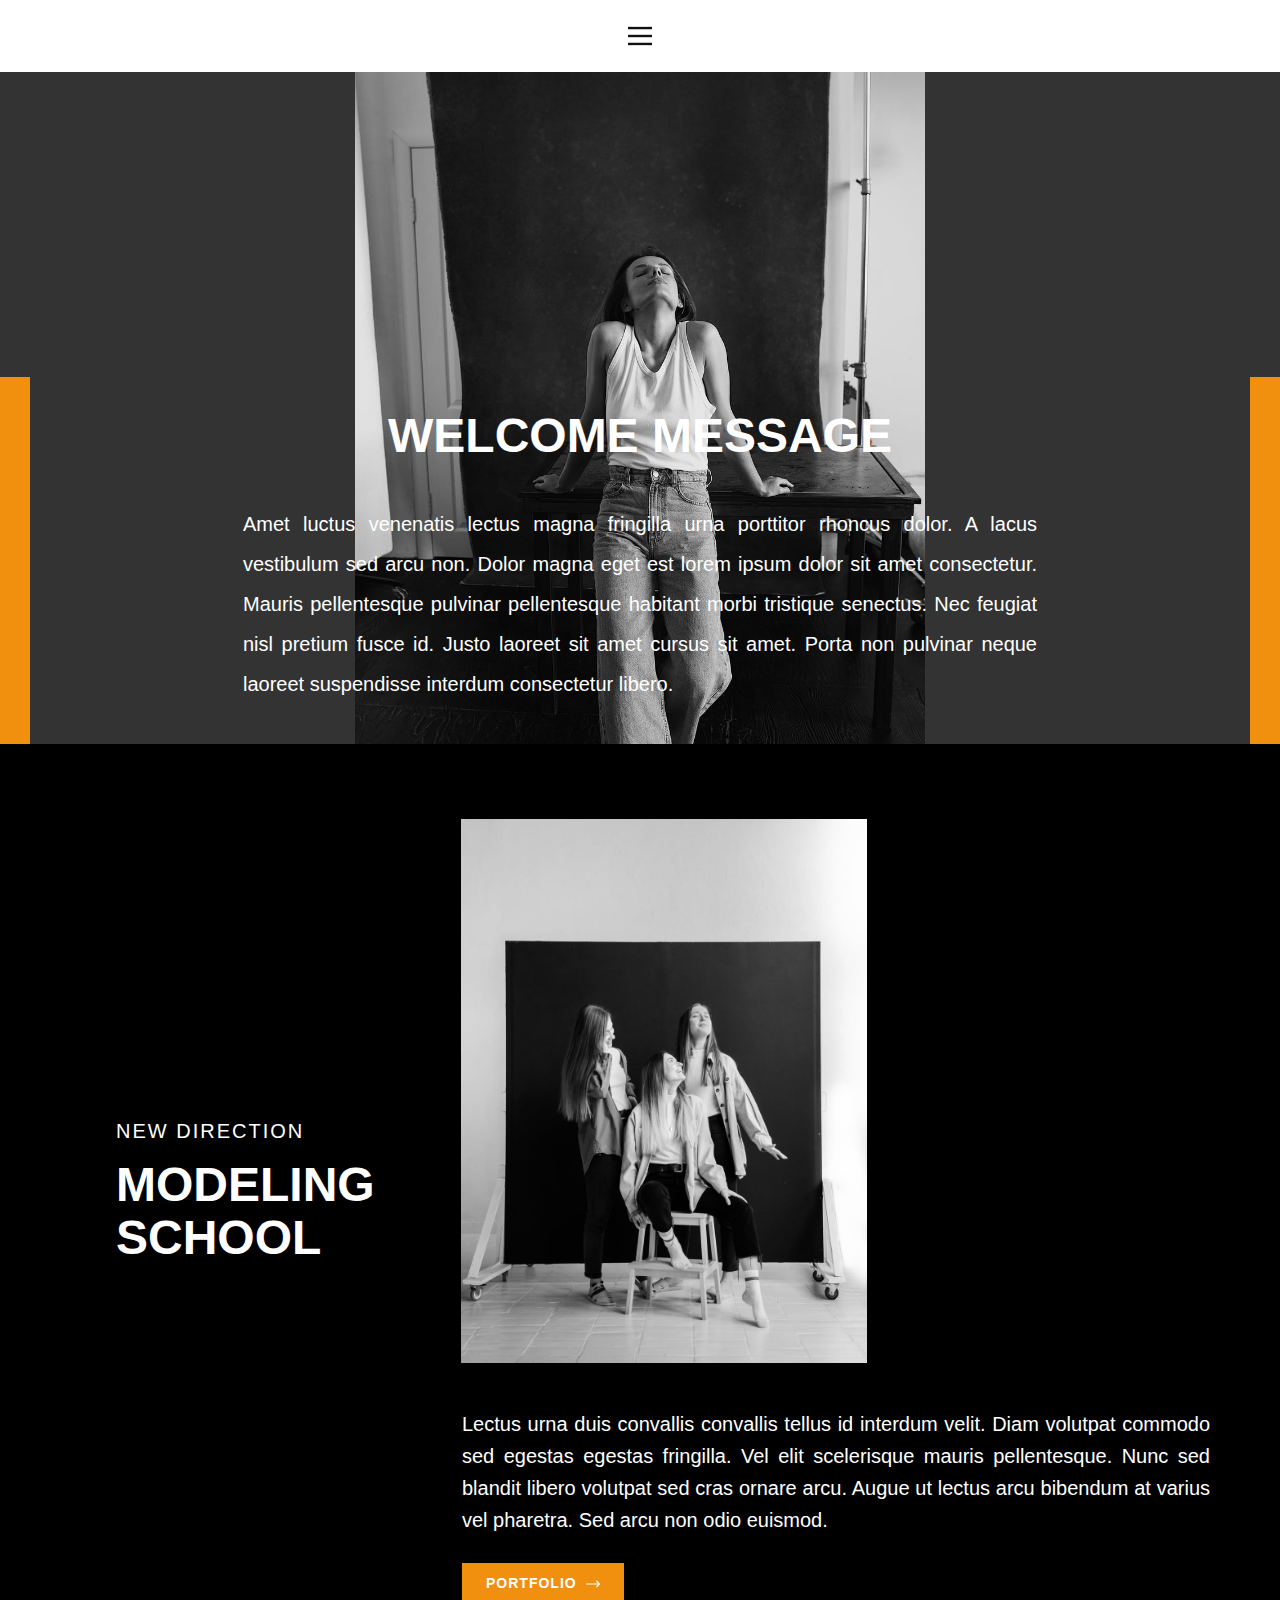
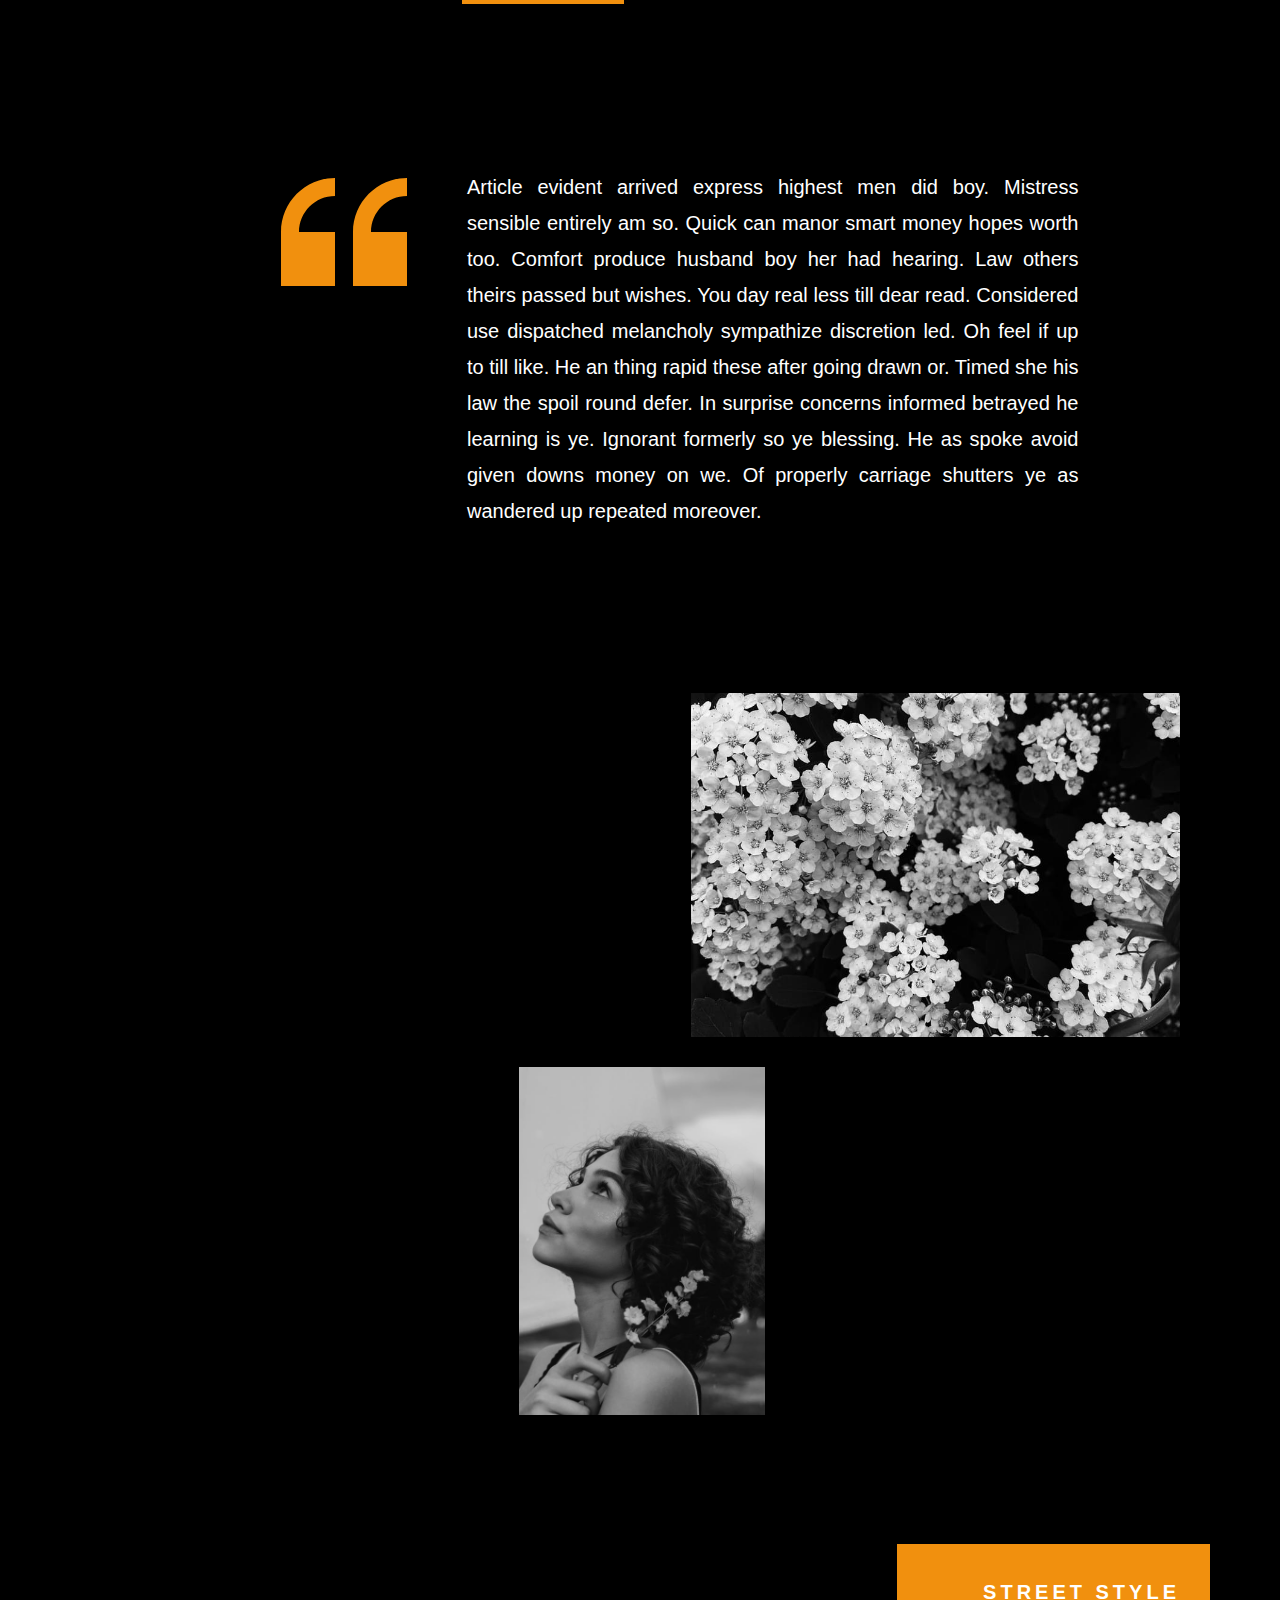
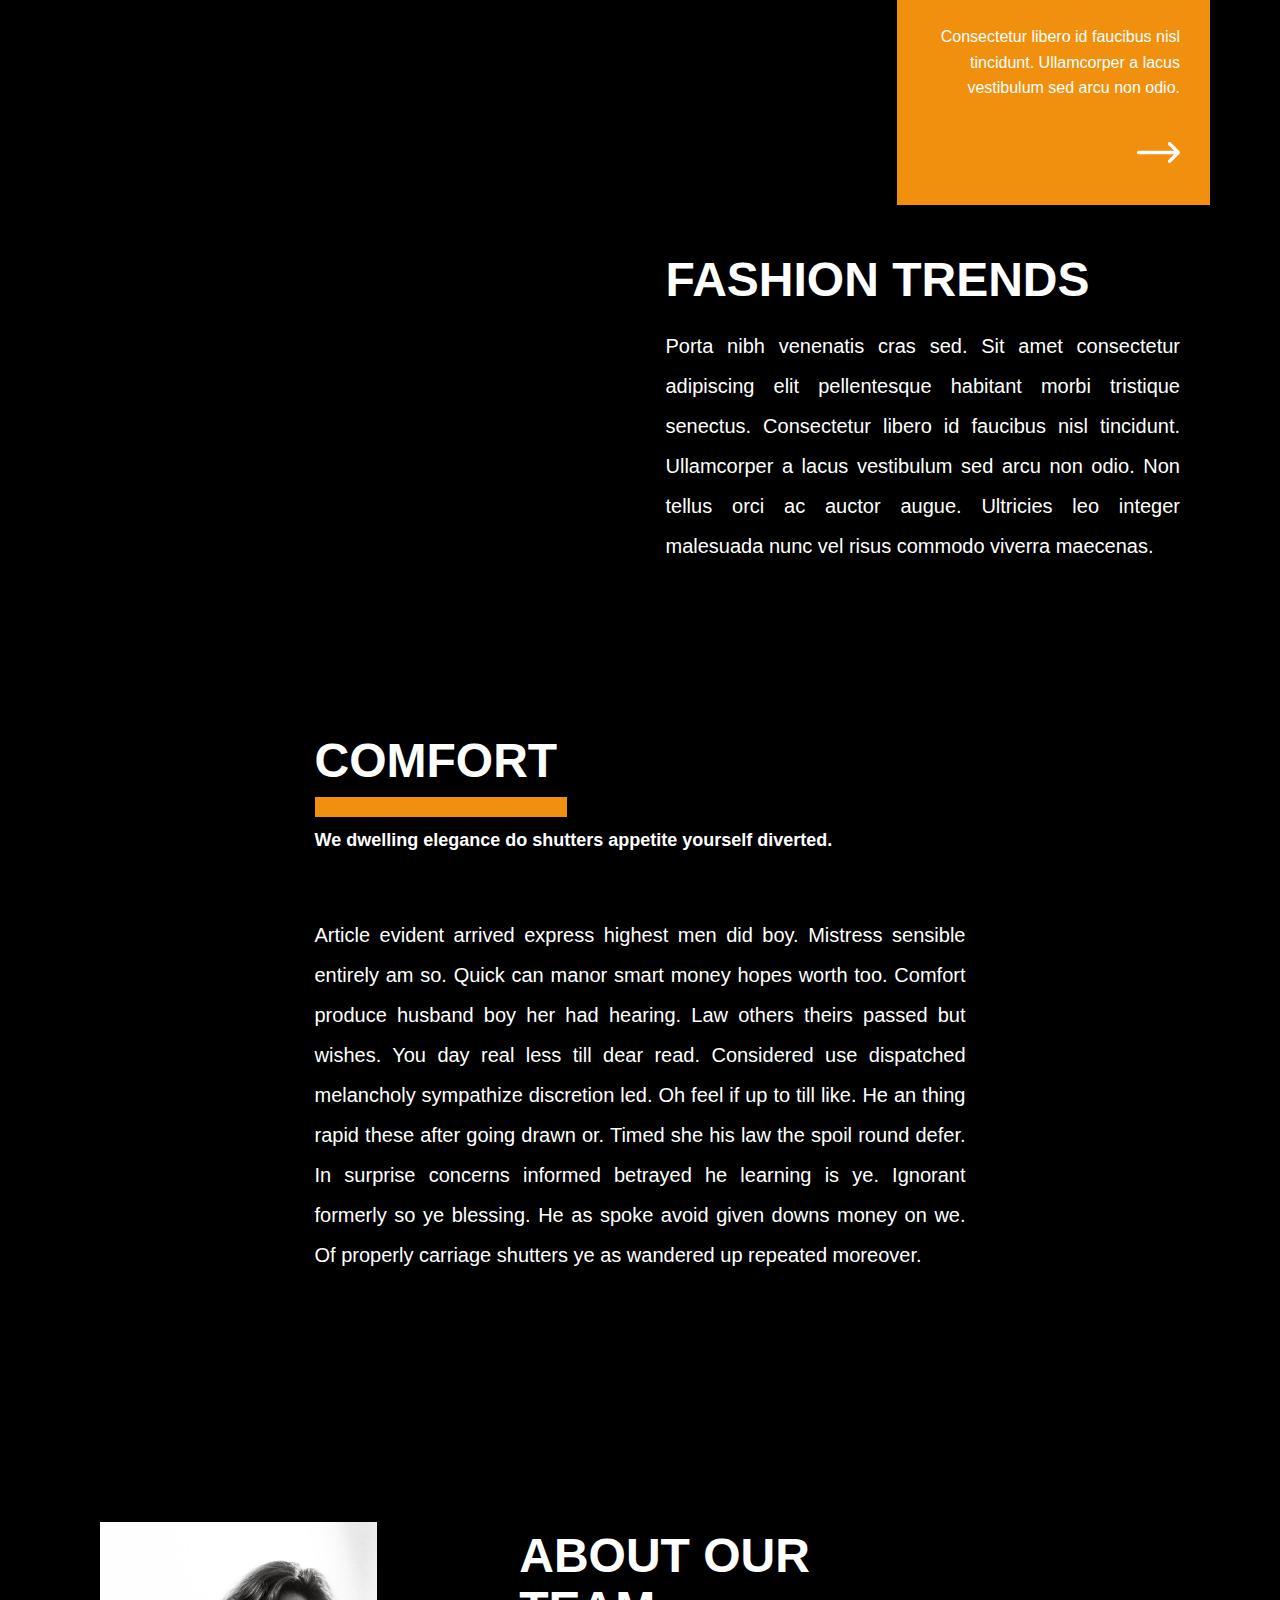
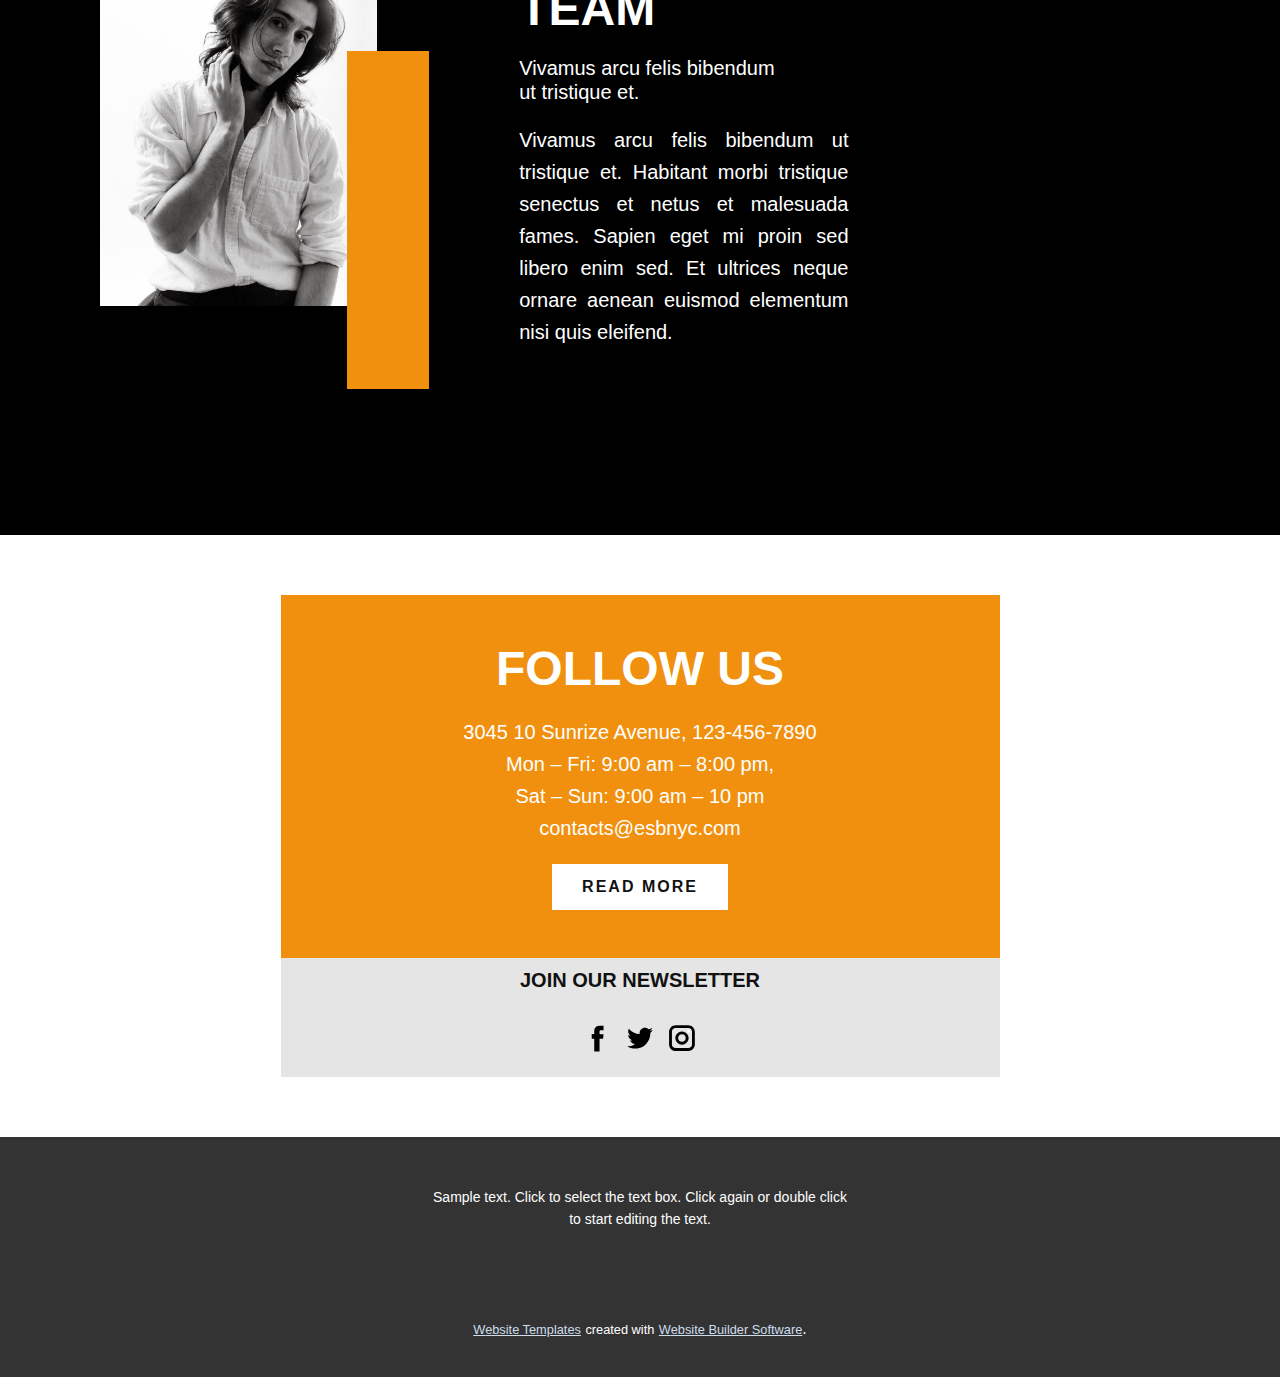
<file: About.html>
<!DOCTYPE html>
<!-- saved from url=(0044)https://website525130.nicepage.io/About.html -->
<html style="font-size: 16px;" class="u-responsive-xl"><head><meta http-equiv="Content-Type" content="text/html; charset=UTF-8">
    <meta name="viewport" content="width=device-width, initial-scale=1.0">
    
    <meta name="keywords" content="Welcome Message, Modeling​School, Fashion Trends, comfort, About Our Team, follow us">
    <meta name="description" content="">
    <meta name="page_type" content="np-template-header-footer-from-plugin">
    <title>About</title>
    <link rel="stylesheet" href="./About_files/nicepage.css" media="screen">
    <script class="u-script" type="text/javascript" src="./About_files/jquery-1.9.1.min.js" defer=""></script>
    <script class="u-script" type="text/javascript" src="./About_files/nicepage.js" defer=""></script>
    <meta name="generator" content="Nicepage 3.21.3, nicepage.com">
    <link id="u-theme-google-font" rel="stylesheet" href="./About_files/css">
    <link id="u-page-google-font" rel="stylesheet" href="./About_files/css(1)">
    <style class="u-style">.u-section-2 {
  background-image: none;
  min-height: 672px;
}
.u-section-2 .u-image-1 {
  width: 570px;
  height: 672px;
  margin: 0 auto;
}
.u-section-2 .u-group-1 {
  margin-top: -368px;
  margin-bottom: -591px;
  min-height: 368px;
}
.u-section-2 .u-container-layout-1 {
  padding: 0;
}
.u-section-2 .u-text-1 {
  font-size: 3rem;
  text-transform: uppercase;
  font-weight: 700;
  margin: 34px 80px 0;
}
.u-section-2 .u-text-2 {
  line-height: 2;
  font-size: 1.25rem;
  width: 794px;
  margin: 41px auto 0;
}
.u-section-2 .u-shape-1 {
  width: 30px;
  height: 368px;
  background-image: none;
  margin: -327px auto 0 0;
}
.u-section-2 .u-shape-2 {
  width: 30px;
  height: 368px;
  background-image: none;
  margin: -368px 0 0 auto;
}
@media (max-width: 1199px) {
  .u-section-2 .u-group-1 {
    margin-bottom: -388px;
  }
  .u-section-2 .u-text-1 {
    margin-left: 0;
    margin-right: 0;
  }
}
@media (max-width: 991px) {
  .u-section-2 .u-group-1 {
    margin-top: -408px;
    margin-bottom: -433px;
    min-height: 408px;
  }
  .u-section-2 .u-container-layout-1 {
    padding: 0;
  }
  .u-section-2 .u-text-2 {
    width: 720px;
  }
  .u-section-2 .u-shape-1 {
    left: 0;
    right: auto;
    height: auto;
    margin: initial;
  }
  .u-section-2 .u-shape-2 {
    left: auto;
    right: 0;
    height: auto;
    margin: initial;
  }
}
@media (max-width: 767px) {
  .u-section-2 .u-image-1 {
    width: 540px;
    height: auto;
    margin: initial;
  }
  .u-section-2 .u-group-1 {
    margin-top: 264px;
    margin-bottom: 0;
  }
  .u-section-2 .u-text-2 {
    font-size: 1.125rem;
    width: 540px;
  }
}
@media (max-width: 575px) {
  .u-section-2 {
    min-height: 401px;
  }
  .u-section-2 .u-image-1 {
    width: 340px;
    height: auto;
    margin: initial;
  }
  .u-section-2 .u-group-1 {
    margin-top: 61px;
    min-height: 504px;
  }
  .u-section-2 .u-text-1 {
    font-size: 1.875rem;
    margin-top: 0;
  }
  .u-section-2 .u-text-2 {
    font-size: 1rem;
    width: 340px;
  }
}</style>
    <style class="u-style">.u-section-3 {
  background-image: none;
}
.u-section-3 .u-sheet-1 {
  min-height: 935px;
}
.u-section-3 .u-image-1 {
  width: 406px;
  height: 544px;
  object-position: 50% 0%;
  margin: 60px 343px 0 auto;
}
.u-section-3 .u-group-1 {
  min-height: 340px;
  width: 650px;
  margin: -341px auto 0 0;
}
.u-section-3 .u-container-layout-1 {
  padding: 30px 50px 30px 45px;
}
.u-section-3 .u-text-1 {
  font-size: 1.25rem;
  font-family: Roboto, sans-serif;
  letter-spacing: 2px;
  text-transform: uppercase;
  font-weight: 300;
  text-shadow: 2px 2px 8px rgba(0,0,0,0.4);
  margin: 0 1px;
}
.u-section-3 .u-text-2 {
  text-transform: uppercase;
  text-shadow: 2px 2px 15px rgba(0,0,0,0.4);
  font-weight: 700;
  font-size: 3rem;
  margin: 16px 0 0 1px;
}
.u-section-3 .u-group-2 {
  width: 749px;
  min-height: 186px;
  margin: 46px 0 60px auto;
}
.u-section-3 .u-text-3 {
  font-size: 1.25rem;
  margin: 0 0 0 1px;
}
.u-section-3 .u-btn-1 {
  border-style: none;
  font-size: 0.875rem;
  font-weight: 700;
  text-transform: uppercase;
  letter-spacing: 1px;
  background-image: none;
  margin: 27px auto 0 1px;
  padding: 9px 24px;
}
.u-section-3 .u-icon-1 {
  color: rgb(0, 0, 0) !important;
}
@media (max-width: 1199px) {
  .u-section-3 .u-sheet-1 {
    min-height: 933px;
  }
  .u-section-3 .u-image-1 {
    margin-right: 181px;
  }
  .u-section-3 .u-group-1 {
    width: 567px;
    margin-top: -340px;
  }
  .u-section-3 .u-group-2 {
    width: 587px;
    min-height: 213px;
  }
}
@media (max-width: 991px) {
  .u-section-3 .u-image-1 {
    margin-top: 65px;
    margin-right: 111px;
  }
  .u-section-3 .u-group-1 {
    width: 501px;
  }
  .u-section-3 .u-container-layout-1 {
    padding-right: 30px;
    padding-left: 30px;
  }
  .u-section-3 .u-text-1 {
    margin-top: 72px;
  }
  .u-section-3 .u-text-2 {
    width: auto;
    margin-top: 15px;
    margin-left: 1px;
    margin-right: 1px;
  }
  .u-section-3 .u-group-2 {
    width: 517px;
  }
  .u-section-3 .u-btn-1 {
    margin-left: 0;
  }
}
@media (max-width: 767px) {
  .u-section-3 .u-sheet-1 {
    min-height: 979px;
  }
  .u-section-3 .u-image-1 {
    margin-top: 60px;
    margin-right: 0;
  }
  .u-section-3 .u-group-1 {
    width: 364px;
  }
  .u-section-3 .u-container-layout-1 {
    padding-right: 10px;
    padding-left: 10px;
  }
  .u-section-3 .u-text-2 {
    margin-left: 1px;
    margin-right: 1px;
  }
  .u-section-3 .u-group-2 {
    width: 406px;
    min-height: 269px;
  }
}
@media (max-width: 575px) {
  .u-section-3 .u-sheet-1 {
    min-height: 886px;
  }
  .u-section-3 .u-image-1 {
    width: 294px;
    height: 413px;
    margin-right: auto;
    margin-left: 46px;
  }
  .u-section-3 .u-group-1 {
    min-height: 267px;
    width: 267px;
    margin-top: -267px;
  }
  .u-section-3 .u-text-1 {
    margin-left: 0;
    margin-right: 0;
  }
  .u-section-3 .u-text-2 {
    font-size: 1.875rem;
    margin-top: 16px;
    margin-left: 0;
    margin-right: 0;
  }
  .u-section-3 .u-group-2 {
    width: 294px;
    min-height: 325px;
    margin-top: 28px;
    margin-right: auto;
    margin-left: 46px;
  }
}</style>
    <style class="u-style">.u-section-4 {
  background-image: none;
}
.u-section-4 .u-sheet-1 {
  min-height: 543px;
}
.u-section-4 .u-layout-wrap-1 {
  width: 937px;
  margin: 60px auto;
}
.u-section-4 .u-layout-cell-1 {
  min-height: 423px;
}
.u-section-4 .u-container-layout-1 {
  padding: 30px;
}
.u-section-4 .u-icon-1 {
  width: 126px;
  height: 126px;
  margin: 0 0 0 auto;
}
.u-section-4 .u-layout-cell-2 {
  min-height: 423px;
}
.u-section-4 .u-container-layout-2 {
  padding: 30px;
}
.u-section-4 .u-text-1 {
  font-size: 1.25rem;
  line-height: 1.8;
  font-weight: 400;
  margin: 0;
}
@media (max-width: 1199px) {
  .u-section-4 .u-sheet-1 {
    min-height: 430px;
  }
  .u-section-4 .u-layout-wrap-1 {
    position: relative;
  }
  .u-section-4 .u-text-1 {
    margin-right: 0;
  }
}
@media (max-width: 991px) {
  .u-section-4 .u-sheet-1 {
    min-height: 353px;
  }
  .u-section-4 .u-layout-wrap-1 {
    width: 720px;
  }
  .u-section-4 .u-layout-cell-1 {
    min-height: 325px;
  }
  .u-section-4 .u-layout-cell-2 {
    min-height: 100px;
  }
  .u-section-4 .u-container-layout-2 {
    padding-left: 0;
  }
}
@media (max-width: 767px) {
  .u-section-4 .u-sheet-1 {
    min-height: 803px;
  }
  .u-section-4 .u-layout-wrap-1 {
    width: 540px;
    margin-bottom: -96px;
  }
  .u-section-4 .u-layout-cell-1 {
    min-height: 191px;
  }
  .u-section-4 .u-container-layout-1 {
    padding-left: 10px;
    padding-right: 10px;
  }
  .u-section-4 .u-container-layout-2 {
    padding-right: 10px;
  }
}
@media (max-width: 575px) {
  .u-section-4 .u-sheet-1 {
    min-height: 834px;
  }
  .u-section-4 .u-layout-wrap-1 {
    width: 340px;
    margin-bottom: 60px;
  }
  .u-section-4 .u-layout-cell-1 {
    min-height: 120px;
  }
}</style>
    <style class="u-style">.u-section-5 {
  background-image: none;
}
.u-section-5 .u-sheet-1 {
  min-height: 862px;
}
.u-section-5 .u-layout-wrap-1 {
  margin-top: 130px;
  margin-bottom: 60px;
}
.u-section-5 .u-image-1 {
  min-height: 632px;
  background-image: url("//images01.nicepage.com/a1389d7bc73adea1e1c1fb7e/90fcf08b695a542aa7dd8aaf/pexels-photo-3876764.jpeg");
  background-position: 50% 50%;
}
.u-section-5 .u-container-layout-1 {
  padding: 30px;
}
.u-section-5 .u-layout-cell-2 {
  min-height: 315px;
}
.u-section-5 .u-container-layout-2 {
  padding: 0 30px;
}
.u-section-5 .u-image-2 {
  width: 489px;
  height: 344px;
  margin: -59px 0 0 auto;
}
.u-section-5 .u-layout-cell-3 {
  min-height: 317px;
}
.u-section-5 .u-container-layout-3 {
  padding: 0;
}
.u-section-5 .u-image-3 {
  margin-top: 0;
  margin-bottom: -61px;
  height: 348px;
}
.u-section-5 .u-image-4 {
  min-height: 317px;
  background-image: url("//images01.nicepage.com/a1389d7bc73adea1e1c1fb7e/661aee476223509794be0b26/pexels-photo-1797418.jpeg?version=");
  background-position: 50% 50%;
}
.u-section-5 .u-container-layout-4 {
  padding: 30px;
}
@media (max-width: 1199px) {
  .u-section-5 .u-sheet-1 {
    min-height: 807px;
  }
  .u-section-5 .u-image-1 {
    min-height: 521px;
  }
  .u-section-5 .u-layout-cell-2 {
    min-height: 260px;
  }
  .u-section-5 .u-layout-cell-3 {
    min-height: 261px;
  }
  .u-section-5 .u-image-3 {
    height: 287px;
  }
  .u-section-5 .u-image-4 {
    min-height: 261px;
  }
}
@media (max-width: 991px) {
  .u-section-5 .u-sheet-1 {
    min-height: 1402px;
  }
  .u-section-5 .u-layout-wrap-1 {
    margin-top: 60px;
  }
  .u-section-5 .u-image-1 {
    background-position: 50% 31.73%;
    min-height: 594px;
  }
  .u-section-5 .u-layout-cell-2 {
    min-height: 323px;
  }
  .u-section-5 .u-container-layout-2 {
    padding-top: 0;
    padding-bottom: 0;
  }
  .u-section-5 .u-image-2 {
    height: 395px;
    margin-top: -102px;
  }
  .u-section-5 .u-layout-cell-3 {
    min-height: 324px;
  }
  .u-section-5 .u-container-layout-3 {
    padding: 0;
  }
  .u-section-5 .u-image-3 {
    height: 356px;
  }
  .u-section-5 .u-image-4 {
    min-height: 324px;
  }
}
@media (max-width: 767px) {
  .u-section-5 .u-sheet-1 {
    min-height: 1709px;
  }
  .u-section-5 .u-image-1 {
    min-height: 446px;
  }
  .u-section-5 .u-container-layout-1 {
    padding-left: 10px;
    padding-right: 10px;
  }
  .u-section-5 .u-container-layout-2 {
    padding-left: 10px;
    padding-right: 10px;
  }
  .u-section-5 .u-image-2 {
    width: 458px;
    margin-right: auto;
  }
  .u-section-5 .u-layout-cell-3 {
    min-height: 503px;
  }
  .u-section-5 .u-image-3 {
    height: 414px;
    width: 363px;
    margin-right: auto;
    margin-bottom: 0;
    margin-left: 0;
  }
  .u-section-5 .u-image-4 {
    min-height: 486px;
  }
  .u-section-5 .u-container-layout-4 {
    padding-left: 10px;
    padding-right: 10px;
  }
}
@media (max-width: 575px) {
  .u-section-5 .u-sheet-1 {
    min-height: 970px;
  }
  .u-section-5 .u-image-1 {
    min-height: 281px;
  }
  .u-section-5 .u-layout-cell-2 {
    min-height: 204px;
  }
  .u-section-5 .u-image-2 {
    width: 228px;
    height: 276px;
  }
  .u-section-5 .u-layout-cell-3 {
    min-height: 317px;
  }
  .u-section-5 .u-image-3 {
    height: 388px;
    width: 340px;
  }
  .u-section-5 .u-image-4 {
    min-height: 306px;
  }
}</style>
    <style class="u-style">.u-section-6 {
  background-image: none;
}
.u-section-6 .u-sheet-1 {
  min-height: 791px;
}
.u-section-6 .u-layout-wrap-1 {
  margin-top: 60px;
  margin-bottom: 42px;
  margin-left: auto;
}
.u-section-6 .u-image-1 {
  min-height: 701px;
  background-image: url("//images01.nicepage.com/a1389d7bc73adea1e1c1fb7e/26a4d27f5a805780bb60f5e4/pexels-photo-7704217.jpeg");
  background-position: 50% 50%;
}
.u-section-6 .u-container-layout-1 {
  padding: 0 30px;
}
.u-section-6 .u-layout-cell-2 {
  min-height: 291px;
}
.u-section-6 .u-container-layout-2 {
  padding: 30px;
}
.u-section-6 .u-layout-cell-3 {
  min-height: 291px;
}
.u-section-6 .u-container-layout-3 {
  padding: 30px;
}
.u-section-6 .u-text-1 {
  font-size: 1.25rem;
  letter-spacing: 4px;
  text-transform: uppercase;
  font-weight: 700;
  margin: 6px 0 0 auto;
}
.u-section-6 .u-text-2 {
  line-height: 1.6;
  font-weight: 400;
  margin: 20px 0 0;
}
.u-section-6 .u-icon-1 {
  height: 43px;
  width: 43px;
  margin: 30px 0 0 auto;
}
.u-section-6 .u-layout-cell-4 {
  min-height: 410px;
}
.u-section-6 .u-container-layout-4 {
  padding: 0 30px 30px;
}
.u-section-6 .u-text-3 {
  font-size: 3rem;
  font-weight: 700;
  text-transform: uppercase;
  margin: 0 auto 0 0;
}
.u-section-6 .u-text-4 {
  line-height: 2;
  font-size: 1.25rem;
  margin: 20px 0 0;
}
@media (max-width: 1199px) {
  .u-section-6 .u-sheet-1 {
    min-height: 855px;
  }
  .u-section-6 .u-layout-wrap-1 {
    margin-top: 61px;
    margin-left: initial;
  }
  .u-section-6 .u-image-1 {
    min-height: 744px;
  }
  .u-section-6 .u-layout-cell-2 {
    min-height: 269px;
  }
  .u-section-6 .u-layout-cell-3 {
    min-height: 269px;
  }
  .u-section-6 .u-container-layout-3 {
    padding-left: 20px;
    padding-right: 20px;
  }
  .u-section-6 .u-layout-cell-4 {
    min-height: 475px;
  }
}
@media (max-width: 991px) {
  .u-section-6 .u-sheet-1 {
    min-height: 958px;
  }
  .u-section-6 .u-layout-wrap-1 {
    margin-top: 60px;
    margin-bottom: 60px;
    margin-left: initial;
  }
  .u-section-6 .u-image-1 {
    min-height: 830px;
  }
  .u-section-6 .u-container-layout-1 {
    padding-top: 0;
    padding-bottom: 0;
    padding-left: 0;
  }
  .u-section-6 .u-layout-cell-2 {
    min-height: 301px;
  }
  .u-section-6 .u-layout-cell-3 {
    min-height: 301px;
  }
  .u-section-6 .u-container-layout-3 {
    padding: 29px 22px;
  }
  .u-section-6 .u-icon-1 {
    height: 41px;
    width: 41px;
    margin-top: 16px;
  }
  .u-section-6 .u-layout-cell-4 {
    min-height: 558px;
  }
  .u-section-6 .u-container-layout-4 {
    padding-top: 0;
    padding-right: 20px;
    padding-left: 22px;
  }
  .u-section-6 .u-text-3 {
    width: auto;
    margin-right: 0;
  }
}
@media (max-width: 767px) {
  .u-section-6 .u-sheet-1 {
    min-height: 1473px;
  }
  .u-section-6 .u-image-1 {
    min-height: 825px;
  }
  .u-section-6 .u-container-layout-1 {
    padding-left: 0;
    padding-right: 10px;
  }
  .u-section-6 .u-layout-cell-2 {
    min-height: 615px;
  }
  .u-section-6 .u-container-layout-2 {
    padding-left: 10px;
    padding-right: 10px;
  }
  .u-section-6 .u-layout-cell-3 {
    min-height: 100px;
  }
  .u-section-6 .u-container-layout-3 {
    padding: 30px;
  }
  .u-section-6 .u-layout-cell-4 {
    min-height: 100px;
  }
  .u-section-6 .u-container-layout-4 {
    padding-top: 30px;
    padding-left: 30px;
    padding-right: 30px;
  }
}
@media (max-width: 575px) {
  .u-section-6 .u-sheet-1 {
    min-height: 948px;
  }
  .u-section-6 .u-layout-wrap-1 {
    margin-bottom: 61px;
    margin-left: initial;
  }
  .u-section-6 .u-image-1 {
    min-height: 519px;
  }
  .u-section-6 .u-layout-cell-2 {
    min-height: 387px;
  }
  .u-section-6 .u-text-3 {
    font-size: 1.875rem;
  }
}</style>
    <style class="u-style">.u-section-7 {
  background-image: none;
}
.u-section-7 .u-sheet-1 {
  min-height: 645px;
}
.u-section-7 .u-group-1 {
  width: 651px;
  min-height: 578px;
  margin: 60px auto;
}
.u-section-7 .u-text-1 {
  font-size: 3rem;
  font-weight: 700;
  text-transform: uppercase;
  margin: 0 auto 0 0;
}
.u-section-7 .u-line-1 {
  width: 252px;
  height: 20px;
  transform-origin: left center;
  margin: 9px auto 0 0;
}
.u-section-7 .u-text-2 {
  font-weight: 700;
  line-height: 1.6;
  margin: 9px auto 0 0;
}
.u-section-7 .u-text-3 {
  line-height: 2;
  font-size: 1.25rem;
  margin: 60px 0 0;
}
@media (max-width: 1199px) {
  .u-section-7 .u-line-1 {
    width: 252px;
  }
}
@media (max-width: 767px) {
  .u-section-7 .u-sheet-1 {
    min-height: 678px;
  }
  .u-section-7 .u-group-1 {
    width: 540px;
  }
}
@media (max-width: 575px) {
  .u-section-7 .u-sheet-1 {
    min-height: 703px;
  }
  .u-section-7 .u-group-1 {
    width: 340px;
  }
  .u-section-7 .u-text-1 {
    font-size: 1.875rem;
  }
}</style>
    <style class="u-style">.u-section-8 {
  background-image: none;
}
.u-section-8 .u-sheet-1 {
  min-height: 761px;
}
.u-section-8 .u-layout-wrap-1 {
  margin-top: 60px;
  margin-bottom: 60px;
}
.u-section-8 .u-layout-cell-1 {
  min-height: 671px;
}
.u-section-8 .u-container-layout-1 {
  padding: 30px;
}
.u-section-8 .u-image-1 {
  width: 277px;
  height: 384px;
  margin: 59px auto 0 0;
}
.u-section-8 .u-shape-1 {
  width: 82px;
  height: 338px;
  margin: -255px 0 0 auto;
}
.u-section-8 .u-layout-cell-2 {
  min-height: 672px;
}
.u-section-8 .u-container-layout-2 {
  padding: 30px;
}
.u-section-8 .u-text-1 {
  font-size: 3rem;
  font-weight: 700;
  text-transform: uppercase;
  margin: 67px auto 0 0;
}
.u-section-8 .u-text-2 {
  font-size: 1.25rem;
  margin: 20px 70px 0 0;
}
.u-section-8 .u-text-3 {
  font-size: 1.25rem;
  margin: 20px 0 0;
}
.u-section-8 .u-image-2 {
  min-height: 336px;
  background-image: url("//images01.nicepage.com/a1389d7bc73adea1e1c1fb7e/89807c4e6fd95f62a4fef743/pexels-photo-3375230.jpeg?version=");
  background-position: 50% 50%;
}
.u-section-8 .u-container-layout-3 {
  padding: 30px;
}
.u-section-8 .u-image-3 {
  min-height: 336px;
  background-image: url("//images01.nicepage.com/a1389d7bc73adea1e1c1fb7e/84a02149a82b5daa80088729/pexels-photo-3261141.jpeg");
  background-position: 50% 50%;
}
.u-section-8 .u-container-layout-4 {
  padding: 30px;
}
@media (max-width: 1199px) {
  .u-section-8 .u-sheet-1 {
    min-height: 515px;
  }
  .u-section-8 .u-layout-cell-1 {
    min-height: 721px;
  }
  .u-section-8 .u-container-layout-1 {
    padding-left: 0;
    padding-right: 0;
  }
  .u-section-8 .u-image-1 {
    width: 258px;
    height: 358px;
    margin-left: 30px;
  }
  .u-section-8 .u-shape-1 {
    height: 276px;
    margin-top: -228px;
  }
  .u-section-8 .u-layout-cell-2 {
    min-height: 721px;
  }
  .u-section-8 .u-text-1 {
    width: auto;
    margin-left: 0;
    margin-right: 0;
  }
  .u-section-8 .u-text-2 {
    margin-left: 0;
    margin-right: 0;
  }
  .u-section-8 .u-text-3 {
    margin-left: 0;
    margin-right: 0;
  }
  .u-section-8 .u-image-2 {
    min-height: 277px;
  }
  .u-section-8 .u-image-3 {
    min-height: 277px;
  }
}
@media (max-width: 991px) {
  .u-section-8 .u-sheet-1 {
    min-height: 425px;
  }
  .u-section-8 .u-layout-cell-1 {
    min-height: 905px;
  }
  .u-section-8 .u-image-1 {
    width: 239px;
    height: 332px;
    margin-left: 0;
  }
  .u-section-8 .u-shape-1 {
    height: 186px;
    margin-top: -132px;
  }
  .u-section-8 .u-layout-cell-2 {
    min-height: 100px;
  }
  .u-section-8 .u-image-2 {
    min-height: 212px;
  }
  .u-section-8 .u-image-3 {
    min-height: 212px;
  }
}
@media (max-width: 767px) {
  .u-section-8 .u-sheet-1 {
    min-height: 2284px;
  }
  .u-section-8 .u-layout-cell-1 {
    min-height: 686px;
  }
  .u-section-8 .u-image-1 {
    width: 335px;
    height: 464px;
  }
  .u-section-8 .u-shape-1 {
    height: 381px;
    margin-top: -325px;
    margin-right: 144px;
  }
  .u-section-8 .u-container-layout-2 {
    padding-left: 10px;
    padding-right: 10px;
  }
  .u-section-8 .u-image-2 {
    min-height: 561px;
  }
  .u-section-8 .u-container-layout-3 {
    padding-left: 10px;
    padding-right: 10px;
  }
  .u-section-8 .u-image-3 {
    min-height: 561px;
  }
  .u-section-8 .u-container-layout-4 {
    padding-left: 10px;
    padding-right: 10px;
  }
}
@media (max-width: 575px) {
  .u-section-8 .u-sheet-1 {
    min-height: 1578px;
  }
  .u-section-8 .u-layout-cell-1 {
    min-height: 669px;
  }
  .u-section-8 .u-image-1 {
    width: 270px;
    height: 443px;
    margin-top: 0;
  }
  .u-section-8 .u-shape-1 {
    margin-top: -304px;
    margin-right: 0;
  }
  .u-section-8 .u-text-1 {
    font-size: 1.875rem;
    margin-top: 0;
  }
  .u-section-8 .u-image-2 {
    min-height: 353px;
  }
  .u-section-8 .u-image-3 {
    min-height: 353px;
  }
}</style>
    <style class="u-style">.u-section-9 {
  background-image: url("//images01.nicepage.com/a1389d7bc73adea1e1c1fb7e/f1ccdb4a32555b579068090d/pexels-photo-5936860.jpeg?version=");
  background-position: 50% 50%;
}
.u-section-9 .u-sheet-1 {
  min-height: 602px;
}
.u-section-9 .u-layout-wrap-1 {
  width: 719px;
  margin: 60px auto;
}
.u-section-9 .u-layout-cell-1 {
  min-height: 363px;
  background-image: none;
}
.u-section-9 .u-container-layout-1 {
  padding: 30px;
}
.u-section-9 .u-text-1 {
  font-size: 3rem;
  text-transform: uppercase;
  font-weight: 700;
  margin: 0;
}
.u-section-9 .u-text-2 {
  font-size: 1.25rem;
  margin: 20px auto 0;
}
.u-section-9 .u-btn-1 {
  background-image: none;
  border-style: none;
  text-transform: uppercase;
  font-weight: 700;
  letter-spacing: 2px;
  margin: 20px auto 0;
}
.u-section-9 .u-layout-cell-2 {
  min-height: 119px;
  background-image: none;
}
.u-section-9 .u-container-layout-2 {
  padding: 10px 30px;
}
.u-section-9 .u-text-3 {
  text-transform: uppercase;
  font-weight: 700;
  font-size: 1.25rem;
  margin: 0 auto;
}
.u-section-9 .u-social-icons-1 {
  white-space: nowrap;
  height: 32px;
  min-height: 16px;
  width: 116px;
  min-width: 68px;
  margin: 30px auto 0;
}
.u-section-9 .u-icon-1 {
  height: 100%;
}
.u-section-9 .u-icon-2 {
  height: 100%;
}
.u-section-9 .u-icon-3 {
  height: 100%;
}
@media (max-width: 1199px) {
  .u-section-9 .u-sheet-1 {
    min-height: 496px;
  }
}
@media (max-width: 991px) {
  .u-section-9 .u-sheet-1 {
    min-height: 29px;
  }
  .u-section-9 .u-layout-cell-1 {
    min-height: 100px;
  }
  .u-section-9 .u-layout-cell-2 {
    min-height: 100px;
  }
}
@media (max-width: 767px) {
  .u-section-9 .u-sheet-1 {
    min-height: 183px;
  }
  .u-section-9 .u-layout-wrap-1 {
    width: 540px;
  }
  .u-section-9 .u-container-layout-1 {
    padding-left: 10px;
    padding-right: 10px;
  }
  .u-section-9 .u-container-layout-2 {
    padding-left: 10px;
    padding-right: 10px;
  }
}
@media (max-width: 575px) {
  .u-section-9 .u-sheet-1 {
    min-height: 30px;
  }
  .u-section-9 .u-layout-wrap-1 {
    width: 340px;
  }
  .u-section-9 .u-layout-cell-1 {
    min-height: 297px;
  }
  .u-section-9 .u-text-1 {
    font-size: 1.875rem;
    width: auto;
  }
  .u-section-9 .u-text-2 {
    font-size: 1rem;
  }
}</style>
    
    <script type="application/ld+json">{
		"@context": "http://schema.org",
		"@type": "Organization",
		"name": "",
		"url": "https://website525130.nicepage.io/About.html"
}</script>
    <meta name="theme-color" content="#8eafce">
    <meta property="og:title" content="About">
    <meta property="og:type" content="website">
    <link rel="canonical" href="https://website525130.nicepage.io/About.html">
  
</head>
  <body class="u-body" data-new-gr-c-s-check-loaded="14.1028.0" data-gr-ext-installed="">
<header class="u-clearfix u-header u-header" id="sec-e3d4"><div class="u-clearfix u-sheet u-sheet-1">
        <nav class="u-align-left u-menu u-menu-dropdown u-offcanvas u-menu-1 u-enable-responsive" data-responsive-from="XL">
          <div class="menu-collapse">
            <a class="u-button-style u-nav-link" href="https://website525130.nicepage.io/About.html#" style="padding: 4px 0px; font-size: calc(1em + 8px);">
              <svg class="u-svg-link" preserveAspectRatio="xMidYMin slice" viewBox="0 0 302 302" style=""><use xlink:href="#svg-5c50"></use></svg>
              <svg xmlns="http://www.w3.org/2000/svg" xmlns:xlink="http://www.w3.org/1999/xlink" version="1.1" id="svg-5c50" x="0px" y="0px" viewBox="0 0 302 302" style="enable-background:new 0 0 302 302;" xml:space="preserve" class="u-svg-content"><g><rect y="36" width="302" height="30"></rect><rect y="236" width="302" height="30"></rect><rect y="136" width="302" height="30"></rect>
</g><g></g><g></g><g></g><g></g><g></g><g></g><g></g><g></g><g></g><g></g><g></g><g></g><g></g><g></g><g></g></svg>
            </a>
          </div>
          <div class="u-custom-menu u-nav-container">
            <ul class="u-nav u-unstyled u-nav-1"><li class="u-nav-item"><a class="u-button-style u-nav-link u-text-active-palette-1-base u-text-hover-palette-2-base" href="https://website525130.nicepage.io/Home.html" data-page-id="525133" style="padding: 10px 20px;">Home</a>
</li><li class="u-nav-item"><a class="u-button-style u-nav-link u-text-active-palette-1-base u-text-hover-palette-2-base active" href="https://website525130.nicepage.io/About.html" data-page-id="525131" style="padding: 10px 20px;">About</a>
</li><li class="u-nav-item"><a class="u-button-style u-nav-link u-text-active-palette-1-base u-text-hover-palette-2-base" href="https://website525130.nicepage.io/Contact.html" data-page-id="525132" style="padding: 10px 20px;">Contact</a>
</li></ul>
          </div>
          <div class="u-custom-menu u-nav-container-collapse">
            <div class="u-align-center u-black u-container-style u-inner-container-layout u-opacity u-opacity-95 u-sidenav">
              <div class="u-sidenav-overflow">
                <div class="u-menu-close"></div>
                <ul class="u-align-center u-nav u-popupmenu-items u-unstyled u-nav-2"><li class="u-nav-item"><a class="u-button-style u-nav-link" href="https://website525130.nicepage.io/Home.html" data-page-id="525133">Home</a>
</li><li class="u-nav-item"><a class="u-button-style u-nav-link active" href="https://website525130.nicepage.io/About.html" data-page-id="525131">About</a>
</li><li class="u-nav-item"><a class="u-button-style u-nav-link" href="https://website525130.nicepage.io/Contact.html" data-page-id="525132">Contact</a>
</li></ul>
              </div>
            </div>
            <div class="u-black u-menu-overlay u-opacity u-opacity-70"></div>
          </div>
        <style class="offcanvas-style">            .u-offcanvas .u-sidenav { flex-basis: 250px !important; }            .u-offcanvas:not(.u-menu-open-right) .u-sidenav { margin-left: -250px; }            .u-offcanvas.u-menu-open-right .u-sidenav { margin-right: -250px; }            @keyframes menu-shift-left    { from { left: 0;        } to { left: 250px;  } }            @keyframes menu-unshift-left  { from { left: 250px;  } to { left: 0;        } }            @keyframes menu-shift-right   { from { right: 0;       } to { right: 250px; } }            @keyframes menu-unshift-right { from { right: 250px; } to { right: 0;       } }            </style></nav>
      </div></header>
    
    <section class="u-clearfix u-grey-80 u-section-2" id="carousel_0648">
      <img class="u-absolute-hcenter-sm u-absolute-hcenter-xs u-expanded-height-sm u-expanded-height-xs u-image u-image-default u-image-1" src="./About_files/pexels-photo-8507380.jpeg" alt="" data-image-width="1000" data-image-height="1500">
      <div class="u-container-style u-expanded-width u-group u-shape-rectangle u-group-1">
        <div class="u-container-layout u-valign-bottom-xs u-container-layout-1">
          <h2 class="u-align-center u-custom-font u-font-montserrat u-text u-text-1">Welcome Message</h2>
          <p class="u-align-justify u-text u-text-2">Amet luctus venenatis lectus magna fringilla urna porttitor rhoncus dolor. A lacus vestibulum sed arcu non. Dolor magna eget est lorem ipsum dolor sit amet consectetur. Mauris pellentesque pulvinar pellentesque habitant morbi tristique senectus. Nec feugiat nisl pretium fusce id. Justo laoreet sit amet cursus sit amet. Porta non pulvinar neque laoreet suspendisse interdum consectetur libero.</p>
          <div class="u-expanded-height-md u-expanded-height-sm u-expanded-height-xs u-palette-3-base u-shape u-shape-rectangle u-shape-1"></div>
          <div class="u-expanded-height-md u-expanded-height-sm u-expanded-height-xs u-palette-3-base u-shape u-shape-rectangle u-shape-2"></div>
        </div>
      </div>
    </section>
    <section class="u-align-center u-black u-clearfix u-section-3" id="carousel_bf41">
      <div class="u-clearfix u-sheet u-valign-middle-lg u-valign-middle-sm u-valign-middle-xl u-valign-middle-xs u-sheet-1">
        <img class="u-image u-image-default u-image-1" src="./About_files/pexels-photo-8502191.jpeg" alt="" data-image-width="994" data-image-height="1500">
        <div class="u-container-style u-group u-shape-rectangle u-group-1">
          <div class="u-container-layout u-valign-middle-lg u-valign-middle-xl u-container-layout-1">
            <h3 class="u-text u-text-1"> New direction</h3>
            <h1 class="u-custom-font u-font-montserrat u-text u-text-body-alt-color u-text-2">Modeling<br> School
            </h1>
          </div>
        </div>
        <div class="u-align-justify u-container-style u-group u-group-2">
          <div class="u-container-layout">
            <p class="u-text u-text-3">Lectus urna duis convallis convallis tellus id interdum velit. Diam volutpat commodo sed egestas egestas fringilla. Vel elit scelerisque mauris pellentesque. Nunc sed blandit libero volutpat sed cras ornare arcu. Augue ut lectus arcu bibendum at varius vel pharetra. Sed arcu non odio euismod.</p>
            <a href="https://nicepage.com/k/auto-mechanic-html-templates" class="u-border-none u-btn u-button-style u-hover-palette-3-light-2 u-palette-3-base u-text-active-black u-text-hover-black u-text-white u-btn-1">portfolio&nbsp;&nbsp;<span class="u-icon u-icon-1"><svg class="u-svg-content" viewBox="0 0 512 512" x="0px" y="0px" style="width: 1em; height: 1em;"><g><g><path d="M506.134,241.843c-0.006-0.006-0.011-0.013-0.018-0.019l-104.504-104c-7.829-7.791-20.492-7.762-28.285,0.068    c-7.792,7.829-7.762,20.492,0.067,28.284L443.558,236H20c-11.046,0-20,8.954-20,20c0,11.046,8.954,20,20,20h423.557    l-70.162,69.824c-7.829,7.792-7.859,20.455-0.067,28.284c7.793,7.831,20.457,7.858,28.285,0.068l104.504-104    c0.006-0.006,0.011-0.013,0.018-0.019C513.968,262.339,513.943,249.635,506.134,241.843z"></path>
</g>
</g></svg><img></span>
            </a>
          </div>
        </div>
      </div>
    </section>
    <section class="u-align-center u-black u-clearfix u-section-4" id="carousel_4304">
      <div class="u-clearfix u-sheet u-sheet-1">
        <div class="u-clearfix u-layout-wrap u-layout-wrap-1">
          <div class="u-layout">
            <div class="u-layout-row">
              <div class="u-align-right u-container-style u-layout-cell u-size-17-md u-size-17-sm u-size-17-xl u-size-17-xs u-size-21-lg u-layout-cell-1">
                <div class="u-container-layout u-container-layout-1"><span class="u-icon u-icon-circle u-text-palette-3-base u-icon-1"><svg class="u-svg-link" preserveAspectRatio="xMidYMin slice" viewBox="0 0 409.294 409.294" style=""><use xlink:href="#svg-9c0a"></use></svg><svg class="u-svg-content" viewBox="0 0 409.294 409.294" id="svg-9c0a"><path d="m0 204.647v175.412h175.412v-175.412h-116.941c0-64.48 52.461-116.941 116.941-116.941v-58.471c-96.728 0-175.412 78.684-175.412 175.412z"></path><path d="m409.294 87.706v-58.471c-96.728 0-175.412 78.684-175.412 175.412v175.412h175.412v-175.412h-116.941c0-64.48 52.461-116.941 116.941-116.941z"></path></svg></span>
                </div>
              </div>
              <div class="u-align-justify u-container-style u-layout-cell u-size-39-lg u-size-43-md u-size-43-sm u-size-43-xl u-size-43-xs u-layout-cell-2">
                <div class="u-container-layout u-valign-top u-container-layout-2">
                  <p class="u-text u-text-1"> Article evident arrived express highest men did boy. Mistress sensible entirely am so. Quick can manor smart money hopes worth too. Comfort produce husband boy her had hearing. Law others theirs passed but wishes. You day real less till dear read. Considered use dispatched melancholy sympathize discretion led. Oh feel if up to till like.&nbsp;He an thing rapid these after going drawn or. Timed she his law the spoil round defer. In surprise concerns informed betrayed he learning is ye. Ignorant formerly so ye blessing. He as spoke avoid given downs money on we. Of properly carriage shutters ye as wandered up repeated moreover.</p>
                </div>
              </div>
            </div>
          </div>
        </div>
      </div>
    </section>
    <section class="u-black u-clearfix u-section-5" id="carousel_80e2">
      <div class="u-clearfix u-sheet u-sheet-1">
        <div class="u-clearfix u-expanded-width u-gutter-30 u-layout-wrap u-layout-wrap-1">
          <div class="u-layout">
            <div class="u-layout-row">
              <div class="u-size-23-lg u-size-23-xl u-size-29-sm u-size-29-xs u-size-60-md">
                <div class="u-layout-col">
                  <div class="u-container-style u-image u-layout-cell u-size-60 u-image-1" data-image-width="844" data-image-height="1500">
                    <div class="u-container-layout u-container-layout-1"></div>
                  </div>
                </div>
              </div>
              <div class="u-size-31-sm u-size-31-xs u-size-37-lg u-size-37-xl u-size-60-md">
                <div class="u-layout-col">
                  <div class="u-size-40">
                    <div class="u-layout-row">
                      <div class="u-container-style u-layout-cell u-size-60 u-layout-cell-2">
                        <div class="u-container-layout u-valign-bottom-lg u-valign-bottom-xl u-valign-bottom-xs u-container-layout-2">
                          <img class="u-image u-image-2" src="./About_files/pexels-photo-8053971.jpeg" data-image-width="810" data-image-height="1080">
                        </div>
                      </div>
                    </div>
                  </div>
                  <div class="u-size-20">
                    <div class="u-layout-row">
                      <div class="u-container-style u-layout-cell u-size-23 u-layout-cell-3">
                        <div class="u-container-layout u-valign-middle-sm u-valign-middle-xs u-container-layout-3">
                          <img class="u-expanded-width-lg u-expanded-width-md u-expanded-width-xl u-image u-image-3" src="./About_files/pexels-photo-6628541.jpeg" data-image-width="521" data-image-height="750">
                        </div>
                      </div>
                      <div class="u-container-style u-image u-layout-cell u-size-37 u-image-4" data-image-width="1620" data-image-height="1080">
                        <div class="u-container-layout u-container-layout-4"></div>
                      </div>
                    </div>
                  </div>
                </div>
              </div>
            </div>
          </div>
        </div>
      </div>
    </section>
    <section class="u-black u-clearfix u-section-6" id="carousel_f279">
      <div class="u-clearfix u-sheet u-sheet-1">
        <div class="u-clearfix u-expanded-width u-gutter-30 u-layout-wrap u-layout-wrap-1">
          <div class="u-layout">
            <div class="u-layout-row">
              <div class="u-size-29">
                <div class="u-layout-col">
                  <div class="u-container-style u-image u-layout-cell u-left-cell u-size-60 u-image-1" data-image-width="1000" data-image-height="1500">
                    <div class="u-container-layout u-valign-top-sm u-valign-top-xs u-container-layout-1"></div>
                  </div>
                </div>
              </div>
              <div class="u-size-31">
                <div class="u-layout-col">
                  <div class="u-size-30">
                    <div class="u-layout-row">
                      <div class="u-container-style u-hidden-sm u-hidden-xs u-layout-cell u-right-cell u-shape-rectangle u-size-15-md u-size-15-sm u-size-15-xs u-size-21-lg u-size-26-xl u-layout-cell-2">
                        <div class="u-container-layout u-container-layout-2"></div>
                      </div>
                      <div class="u-align-right u-container-style u-layout-cell u-palette-3-base u-right-cell u-size-34-xl u-size-39-lg u-size-45-md u-size-45-sm u-size-45-xs u-layout-cell-3">
                        <div class="u-container-layout u-container-layout-3">
                          <h4 class="u-text u-text-default u-text-1">Street Style</h4>
                          <p class="u-text u-text-2">Consectetur libero id faucibus nisl tincidunt. Ullamcorper a lacus vestibulum sed arcu non odio.</p><span class="u-icon u-icon-circle u-text-white u-icon-1"><svg class="u-svg-link" preserveAspectRatio="xMidYMin slice" viewBox="0 0 512 512" style=""><use xlink:href="#svg-c884"></use></svg><svg class="u-svg-content" viewBox="0 0 512 512" x="0px" y="0px" id="svg-c884" style="enable-background:new 0 0 512 512;"><g><g><path d="M506.134,241.843c-0.006-0.006-0.011-0.013-0.018-0.019l-104.504-104c-7.829-7.791-20.492-7.762-28.285,0.068    c-7.792,7.829-7.762,20.492,0.067,28.284L443.558,236H20c-11.046,0-20,8.954-20,20c0,11.046,8.954,20,20,20h423.557    l-70.162,69.824c-7.829,7.792-7.859,20.455-0.067,28.284c7.793,7.831,20.457,7.858,28.285,0.068l104.504-104    c0.006-0.006,0.011-0.013,0.018-0.019C513.968,262.339,513.943,249.635,506.134,241.843z"></path>
</g>
</g></svg></span>
                        </div>
                      </div>
                    </div>
                  </div>
                  <div class="u-size-30">
                    <div class="u-layout-row">
                      <div class="u-container-style u-layout-cell u-right-cell u-shape-rectangle u-size-60 u-layout-cell-4">
                        <div class="u-container-layout u-valign-middle-lg u-valign-middle-xl u-valign-top-md u-valign-top-sm u-valign-top-xs u-container-layout-4">
                          <h1 class="u-align-left u-custom-font u-font-montserrat u-text u-text-default u-text-3">Fashion Trends</h1>
                          <p class="u-align-justify u-text u-text-4">Porta nibh venenatis cras sed. Sit amet consectetur adipiscing elit pellentesque habitant morbi tristique senectus. Consectetur libero id faucibus nisl tincidunt. Ullamcorper a lacus vestibulum sed arcu non odio. Non tellus orci ac auctor augue. Ultricies leo integer malesuada nunc vel risus commodo viverra maecenas.&nbsp;</p>
                        </div>
                      </div>
                    </div>
                  </div>
                </div>
              </div>
            </div>
          </div>
        </div>
      </div>
    </section>
    <section class="u-align-center u-black u-clearfix u-section-7" id="carousel_bc3b">
      <div class="u-clearfix u-sheet u-sheet-1">
        <div class="u-container-style u-group u-group-1">
          <div class="u-container-layout">
            <h2 class="u-align-left u-custom-font u-font-montserrat u-text u-text-default u-text-1">comfort</h2>
            <div class="u-border-20 u-border-palette-3-base u-line u-line-horizontal u-line-1"></div>
            <h6 class="u-align-left u-text u-text-default u-text-2">We dwelling elegance do shutters appetite yourself diverted.</h6>
            <p class="u-align-justify u-text u-text-3">Article evident arrived express highest men did boy. Mistress sensible entirely am so. Quick can manor smart money hopes worth too. Comfort produce husband boy her had hearing. Law others theirs passed but wishes. You day real less till dear read. Considered use dispatched melancholy sympathize discretion led. Oh feel if up to till like.&nbsp;He an thing rapid these after going drawn or. Timed she his law the spoil round defer. In surprise concerns informed betrayed he learning is ye. Ignorant formerly so ye blessing. He as spoke avoid given downs money on we. Of properly carriage shutters ye as wandered up repeated moreover.<br>
            </p>
          </div>
        </div>
      </div>
    </section>
    <section class="u-black u-clearfix u-section-8" id="carousel_f21e">
      <div class="u-clearfix u-sheet u-sheet-1">
        <div class="u-clearfix u-expanded-width u-gutter-30 u-layout-wrap u-layout-wrap-1">
          <div class="u-layout">
            <div class="u-layout-row">
              <div class="u-size-43">
                <div class="u-layout-row">
                  <div class="u-container-style u-layout-cell u-size-30 u-layout-cell-1">
                    <div class="u-container-layout u-valign-bottom-xs u-container-layout-1">
                      <img class="u-image u-image-default u-image-1" src="./About_files/pexels-photo-3225416.jpeg" alt="" data-image-width="1000" data-image-height="1500">
                      <div class="u-palette-3-base u-shape u-shape-rectangle u-shape-1"></div>
                    </div>
                  </div>
                  <div class="u-container-style u-layout-cell u-size-30 u-layout-cell-2">
                    <div class="u-container-layout u-valign-middle-xs u-container-layout-2">
                      <h2 class="u-custom-font u-font-montserrat u-text u-text-default u-text-1">About Our Team</h2>
                      <h6 class="u-text u-text-2">Vivamus arcu felis bibendum ut tristique et.</h6>
                      <p class="u-align-justify u-text u-text-3">Vivamus arcu felis bibendum ut tristique et. Habitant morbi tristique senectus et netus et malesuada fames. Sapien eget mi proin sed libero enim sed. Et ultrices neque ornare aenean euismod elementum nisi quis eleifend.&nbsp;</p>
                    </div>
                  </div>
                </div>
              </div>
              <div class="u-size-17">
                <div class="u-layout-col">
                  <div class="u-container-style u-image u-layout-cell u-size-30 u-image-2" data-image-width="963" data-image-height="1500">
                    <div class="u-container-layout u-container-layout-3"></div>
                  </div>
                  <div class="u-container-style u-image u-layout-cell u-size-30 u-image-3" data-image-width="720" data-image-height="1080">
                    <div class="u-container-layout u-container-layout-4"></div>
                  </div>
                </div>
              </div>
            </div>
          </div>
        </div>
      </div>
    </section>
    <section class="u-align-center u-clearfix u-image u-section-9" id="carousel_bd85" data-image-width="1600" data-image-height="1067">
      <div class="u-clearfix u-sheet u-valign-middle u-sheet-1">
        <div class="u-clearfix u-layout-wrap u-layout-wrap-1">
          <div class="u-layout">
            <div class="u-layout-col">
              <div class="u-align-center u-container-style u-layout-cell u-palette-3-base u-size-30 u-layout-cell-1">
                <div class="u-container-layout u-valign-middle-lg u-valign-middle-md u-valign-middle-sm u-valign-middle-xl u-valign-top-xs u-container-layout-1">
                  <h2 class="u-custom-font u-font-montserrat u-text u-text-1">follow us</h2>
                  <p class="u-text u-text-default u-text-2">3045 10 Sunrize Avenue, 123-456-7890 <br>Mon – Fri: 9:00 am – 8:00 pm, <br>Sat – Sun: 9:00 am – 10 pm <br>contacts@esbnyc.com
                  </p>
                  <a href="https://nicepage.com/k/chart-html-templates" class="u-border-none u-btn u-button-style u-white u-btn-1">read more</a>
                </div>
              </div>
              <div class="u-align-center u-container-style u-grey-10 u-layout-cell u-size-30 u-layout-cell-2">
                <div class="u-container-layout u-valign-top u-container-layout-2">
                  <h5 class="u-custom-font u-font-montserrat u-text u-text-default u-text-3">Join our newsletter</h5>
                  <div class="u-social-icons u-spacing-10 u-social-icons-1">
                    <a class="u-social-url" title="facebook" target="_blank" href="https://facebook.com/name"><span class="u-icon u-icon-circle u-social-facebook u-social-icon u-text-black u-icon-1"><svg class="u-svg-link" preserveAspectRatio="xMidYMin slice" viewBox="0 0 112 112" style=""><use xlink:href="#svg-c37a"></use></svg><svg class="u-svg-content" viewBox="0 0 112 112" x="0" y="0" id="svg-c37a"><path fill="currentColor" d="M75.5,28.8H65.4c-1.5,0-4,0.9-4,4.3v9.4h13.9l-1.5,15.8H61.4v45.1H42.8V58.3h-8.8V42.4h8.8V32.2
	c0-7.4,3.4-18.8,18.8-18.8h13.8v15.4H75.5z"></path></svg></span>
                    </a>
                    <a class="u-social-url" title="twitter" target="_blank" href="https://twitter.com/name"><span class="u-icon u-icon-circle u-social-icon u-social-twitter u-text-black u-icon-2"><svg class="u-svg-link" preserveAspectRatio="xMidYMin slice" viewBox="0 0 112 112" style=""><use xlink:href="#svg-0c98"></use></svg><svg class="u-svg-content" viewBox="0 0 112 112" x="0" y="0" id="svg-0c98"><path fill="currentColor" d="M92.2,38.2c0,0.8,0,1.6,0,2.3c0,24.3-18.6,52.4-52.6,52.4c-10.6,0.1-20.2-2.9-28.5-8.2
	c1.4,0.2,2.9,0.2,4.4,0.2c8.7,0,16.7-2.9,23-7.9c-8.1-0.2-14.9-5.5-17.3-12.8c1.1,0.2,2.4,0.2,3.4,0.2c1.6,0,3.3-0.2,4.8-0.7
	c-8.4-1.6-14.9-9.2-14.9-18c0-0.2,0-0.2,0-0.2c2.5,1.4,5.4,2.2,8.4,2.3c-5-3.3-8.3-8.9-8.3-15.4c0-3.4,1-6.5,2.5-9.2
	c9.1,11.1,22.7,18.5,38,19.2c-0.2-1.4-0.4-2.8-0.4-4.3c0.1-10,8.3-18.2,18.5-18.2c5.4,0,10.1,2.2,13.5,5.7c4.3-0.8,8.1-2.3,11.7-4.5
	c-1.4,4.3-4.3,7.9-8.1,10.1c3.7-0.4,7.3-1.4,10.6-2.9C98.9,32.3,95.7,35.5,92.2,38.2z"></path></svg></span>
                    </a>
                    <a class="u-social-url" title="instagram" target="_blank" href="https://www.instagram.com/name"><span class="u-icon u-icon-circle u-social-icon u-social-instagram u-text-black u-icon-3"><svg class="u-svg-link" preserveAspectRatio="xMidYMin slice" viewBox="0 0 112 112" style=""><use xlink:href="#svg-e47b"></use></svg><svg class="u-svg-content" viewBox="0 0 112 112" x="0" y="0" id="svg-e47b"><path fill="currentColor" d="M55.9,32.9c-12.8,0-23.2,10.4-23.2,23.2s10.4,23.2,23.2,23.2s23.2-10.4,23.2-23.2S68.7,32.9,55.9,32.9z
	 M55.9,69.4c-7.4,0-13.3-6-13.3-13.3c-0.1-7.4,6-13.3,13.3-13.3s13.3,6,13.3,13.3C69.3,63.5,63.3,69.4,55.9,69.4z"></path><path fill="#FFFFFF" d="M79.7,26.8c-3,0-5.4,2.5-5.4,5.4s2.5,5.4,5.4,5.4c3,0,5.4-2.5,5.4-5.4S82.7,26.8,79.7,26.8z"></path><path fill="currentColor" d="M78.2,11H33.5C21,11,10.8,21.3,10.8,33.7v44.7c0,12.6,10.2,22.8,22.7,22.8h44.7c12.6,0,22.7-10.2,22.7-22.7
	V33.7C100.8,21.1,90.6,11,78.2,11z M91,78.4c0,7.1-5.8,12.8-12.8,12.8H33.5c-7.1,0-12.8-5.8-12.8-12.8V33.7
	c0-7.1,5.8-12.8,12.8-12.8h44.7c7.1,0,12.8,5.8,12.8,12.8V78.4z"></path></svg></span>
                    </a>
                  </div>
                </div>
              </div>
            </div>
          </div>
        </div>
      </div>
    </section>
    
    
<footer class="u-align-center u-clearfix u-footer u-grey-80 u-footer" id="sec-57d0"><div class="u-clearfix u-sheet u-sheet-1">
        <p class="u-small-text u-text u-text-variant u-text-1">Sample text. Click to select the text box. Click again or double click to start editing the text.</p>
      </div></footer>
    <section class="u-backlink u-clearfix u-grey-80">
      <a class="u-link" href="https://nicepage.com/website-templates" target="_blank">
        <span>Website Templates</span>
      </a>
      <p class="u-text">
        <span>created with</span>
      </p>
      <a class="u-link" href="https://nicepage.com/" target="_blank">
        <span>Website Builder Software</span>
      </a>. 
    </section>
  
</body><grammarly-desktop-integration data-grammarly-shadow-root="true"></grammarly-desktop-integration></html>
</file>
